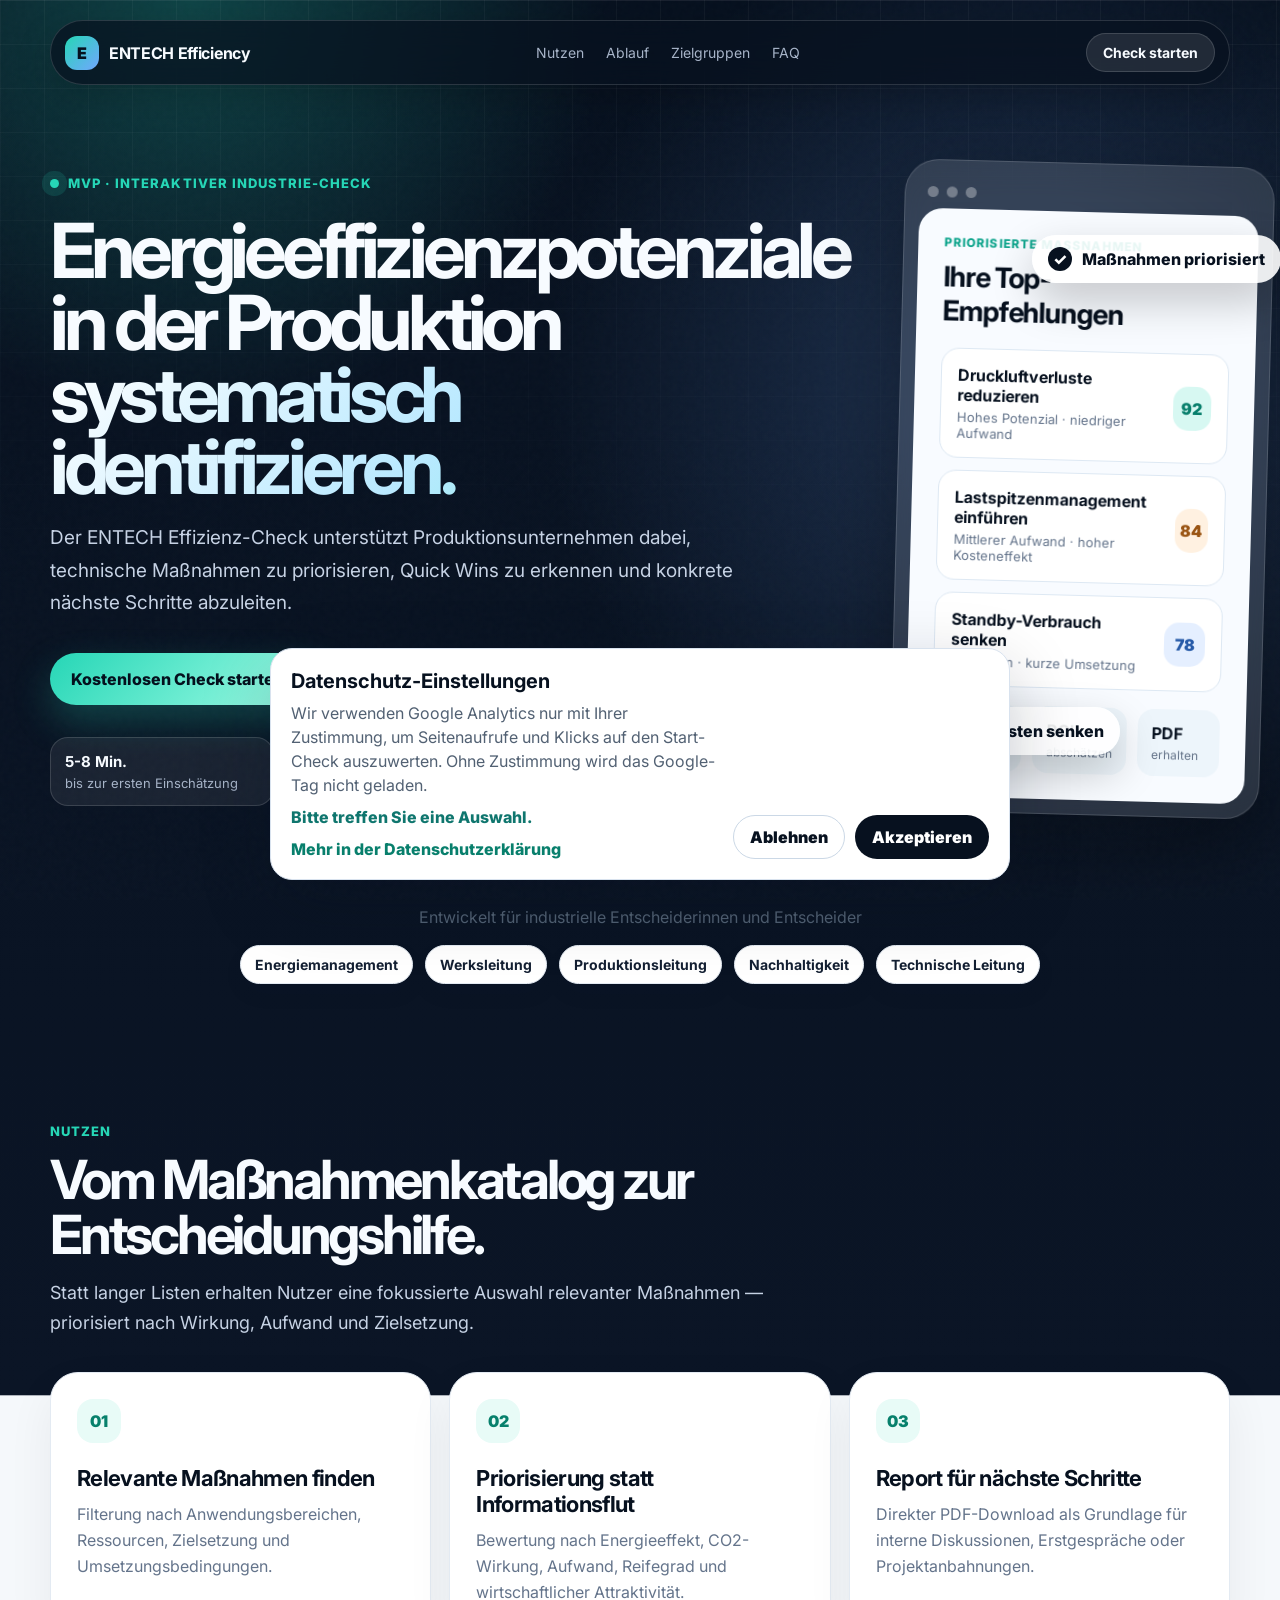
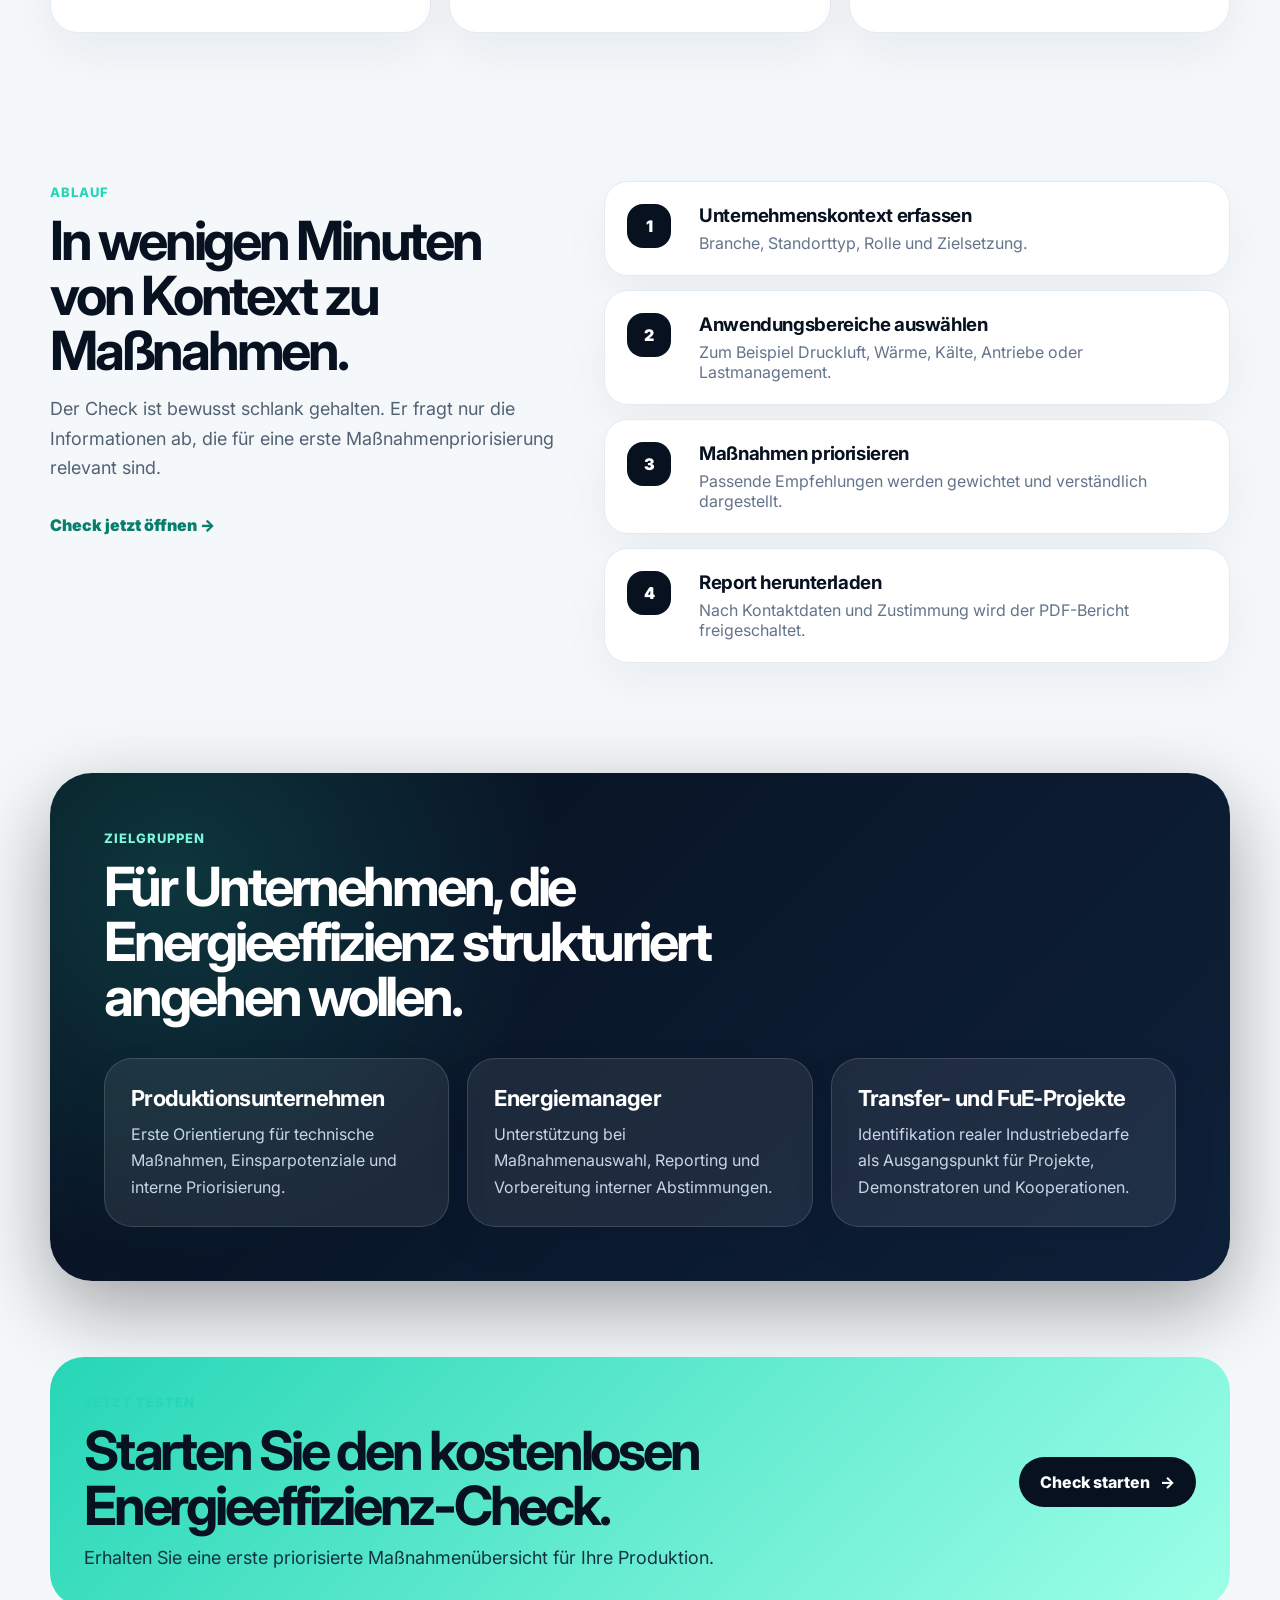
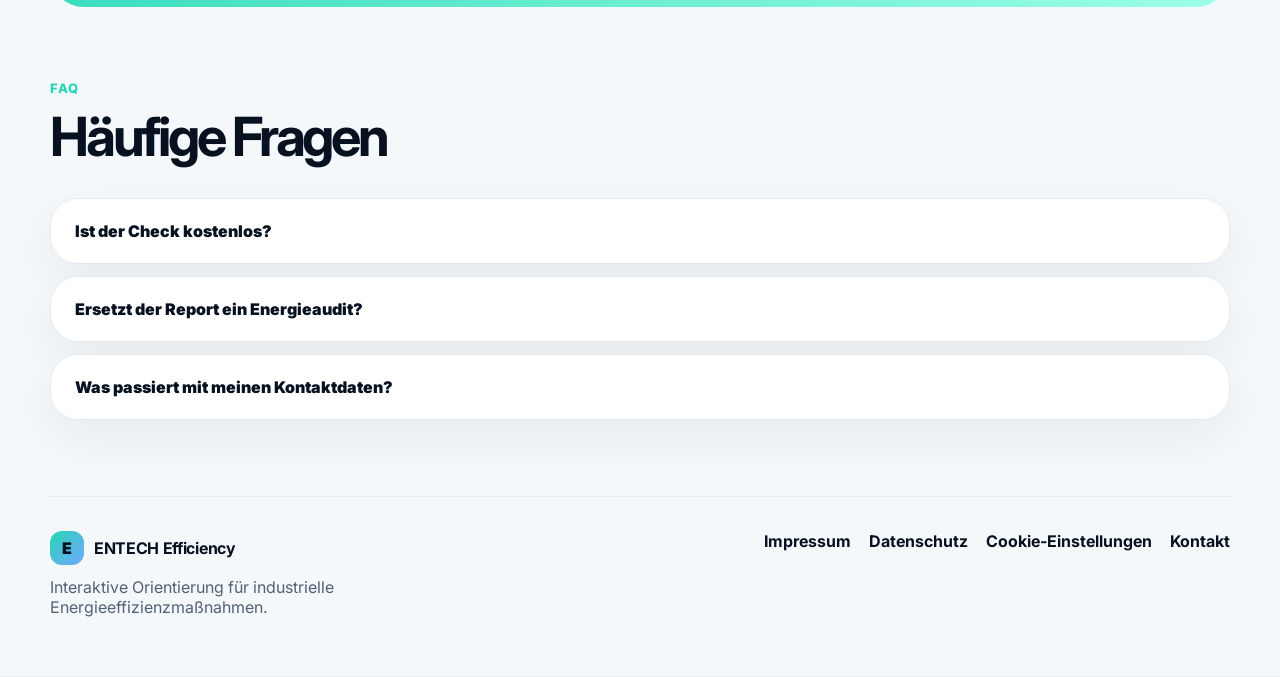
<file: index.html>
<!doctype html>
<html lang="de">
<head>
  <meta charset="utf-8" />
  <meta name="viewport" content="width=device-width, initial-scale=1" />
  <title>ENTECH Effizienz-Check | Energieeffizienzpotenziale in der Produktion identifizieren</title>
  <meta name="description" content="Interaktiver Energieeffizienz-Check für Produktionsunternehmen: Maßnahmen priorisieren, Einsparpotenziale erkennen und PDF-Report erhalten." />
  <meta name="theme-color" content="#07111f" />
  <meta property="og:title" content="ENTECH Effizienz-Check" />
  <meta property="og:description" content="Priorisieren Sie technische Energieeffizienzmaßnahmen für Ihre Produktion in wenigen Minuten." />
  <meta property="og:type" content="website" />
  <link rel="preconnect" href="https://fonts.googleapis.com">
  <link rel="preconnect" href="https://fonts.gstatic.com" crossorigin>
  <link href="https://fonts.googleapis.com/css2?family=Inter:wght@400;500;600;700;800&display=swap" rel="stylesheet">
  <link rel="stylesheet" href="styles.css" />
  <link rel="stylesheet" href="mobile.css" />
</head>
<body>
  <div class="bg-grid"></div><div class="noise"></div>
  <header class="site-header">
    <a href="#" class="brand"><span class="brand-mark">E</span><span class="brand-text">ENTECH <strong>Efficiency</strong></span></a>
    <nav class="nav"><a href="#nutzen">Nutzen</a><a href="#ablauf">Ablauf</a><a href="#zielgruppen">Zielgruppen</a><a href="#faq">FAQ</a></nav>
    <a class="header-cta" href="https://loadprofile-analyzer.streamlit.app" target="_blank" rel="noopener">Check starten</a>
  </header>
  <main>
    <section class="hero">
      <div class="hero-content">
        <div class="eyebrow"><span class="pulse"></span>MVP · Interaktiver Industrie-Check</div>
        <h1>Energieeffizienzpotenziale in der Produktion <span>systematisch identifizieren.</span></h1>
        <p class="hero-copy">Der ENTECH Effizienz-Check unterstützt Produktionsunternehmen dabei, technische Maßnahmen zu priorisieren, Quick Wins zu erkennen und konkrete nächste Schritte abzuleiten.</p>
        <div class="hero-actions">
          <a class="primary-btn" href="https://loadprofile-analyzer.streamlit.app" target="_blank" rel="noopener">Kostenlosen Check starten <span>→</span></a>
          <a class="secondary-btn" href="#demo">Beispiel ansehen</a>
        </div>
        <div class="trust-row">
          <div><strong>5-8 Min.</strong><span>bis zur ersten Einschätzung</span></div>
          <div><strong>PDF-Report</strong><span>direkt herunterladbar</span></div>
          <div><strong>Industriefokus</strong><span>Produktion, Energie, CO2</span></div>
        </div>
      </div>
      <div class="hero-visual" id="demo">
        <div class="app-window"><div class="window-bar"><span></span><span></span><span></span></div>
          <div class="app-card"><div class="app-kicker">Priorisierte Maßnahmen</div><h3>Ihre Top-Empfehlungen</h3>
            <div class="measure-card high"><div><strong>Druckluftverluste reduzieren</strong><p>Hohes Potenzial · niedriger Aufwand</p></div><span>92</span></div>
            <div class="measure-card medium"><div><strong>Lastspitzenmanagement einführen</strong><p>Mittlerer Aufwand · hoher Kosteneffekt</p></div><span>84</span></div>
            <div class="measure-card low"><div><strong>Standby-Verbrauch senken</strong><p>Quick Win · kurze Umsetzung</p></div><span>78</span></div>
            <div class="mini-metrics"><div><b>CO2</b><span>reduzieren</span></div><div><b>ROI</b><span>abschätzen</span></div><div><b>PDF</b><span>erhalten</span></div></div>
          </div></div>
        <div class="floating-card floating-1"><span>↓</span>Energiekosten senken</div><div class="floating-card floating-2"><span>✓</span>Maßnahmen priorisiert</div>
      </div>
    </section>
    <section class="logos"><p>Entwickelt für industrielle Entscheiderinnen und Entscheider</p><div class="role-strip"><span>Energiemanagement</span><span>Werksleitung</span><span>Produktionsleitung</span><span>Nachhaltigkeit</span><span>Technische Leitung</span></div></section>
    <section class="section" id="nutzen"><div class="section-heading"><span class="section-label">Nutzen</span><h2>Vom Maßnahmenkatalog zur Entscheidungshilfe.</h2><p>Statt langer Listen erhalten Nutzer eine fokussierte Auswahl relevanter Maßnahmen — priorisiert nach Wirkung, Aufwand und Zielsetzung.</p></div>
      <div class="benefit-grid"><article class="benefit-card"><div class="icon">01</div><h3>Relevante Maßnahmen finden</h3><p>Filterung nach Anwendungsbereichen, Ressourcen, Zielsetzung und Umsetzungsbedingungen.</p></article><article class="benefit-card"><div class="icon">02</div><h3>Priorisierung statt Informationsflut</h3><p>Bewertung nach Energieeffekt, CO2-Wirkung, Aufwand, Reifegrad und wirtschaftlicher Attraktivität.</p></article><article class="benefit-card"><div class="icon">03</div><h3>Report für nächste Schritte</h3><p>Direkter PDF-Download als Grundlage für interne Diskussionen, Erstgespräche oder Projektanbahnungen.</p></article></div>
    </section>
    <section class="split-section" id="ablauf"><div class="split-copy"><span class="section-label">Ablauf</span><h2>In wenigen Minuten von Kontext zu Maßnahmen.</h2><p>Der Check ist bewusst schlank gehalten. Er fragt nur die Informationen ab, die für eine erste Maßnahmenpriorisierung relevant sind.</p><a class="inline-link" href="https://loadprofile-analyzer.streamlit.app" target="_blank" rel="noopener">Check jetzt öffnen →</a></div>
      <div class="steps"><div class="step"><span>1</span><div><h3>Unternehmenskontext erfassen</h3><p>Branche, Standorttyp, Rolle und Zielsetzung.</p></div></div><div class="step"><span>2</span><div><h3>Anwendungsbereiche auswählen</h3><p>Zum Beispiel Druckluft, Wärme, Kälte, Antriebe oder Lastmanagement.</p></div></div><div class="step"><span>3</span><div><h3>Maßnahmen priorisieren</h3><p>Passende Empfehlungen werden gewichtet und verständlich dargestellt.</p></div></div><div class="step"><span>4</span><div><h3>Report herunterladen</h3><p>Nach Kontaktdaten und Zustimmung wird der PDF-Bericht freigeschaltet.</p></div></div></div>
    </section>
    <section class="section dark-section" id="zielgruppen"><div class="section-heading"><span class="section-label light">Zielgruppen</span><h2>Für Unternehmen, die Energieeffizienz strukturiert angehen wollen.</h2></div><div class="persona-grid"><article><h3>Produktionsunternehmen</h3><p>Erste Orientierung für technische Maßnahmen, Einsparpotenziale und interne Priorisierung.</p></article><article><h3>Energiemanager</h3><p>Unterstützung bei Maßnahmenauswahl, Reporting und Vorbereitung interner Abstimmungen.</p></article><article><h3>Transfer- und FuE-Projekte</h3><p>Identifikation realer Industriebedarfe als Ausgangspunkt für Projekte, Demonstratoren und Kooperationen.</p></article></div></section>
    <section class="cta-band"><div><span class="section-label">Jetzt testen</span><h2>Starten Sie den kostenlosen Energieeffizienz-Check.</h2><p>Erhalten Sie eine erste priorisierte Maßnahmenübersicht für Ihre Produktion.</p></div><a class="primary-btn light-btn" href="https://loadprofile-analyzer.streamlit.app" target="_blank" rel="noopener">Check starten <span>→</span></a></section>
    <section class="section faq" id="faq"><div class="section-heading"><span class="section-label">FAQ</span><h2>Häufige Fragen</h2></div><div class="faq-list"><details><summary>Ist der Check kostenlos?</summary><p>Ja, der aktuelle MVP ist kostenlos nutzbar. Ziel ist es, den Nutzen und die Relevanz der Maßnahmenempfehlungen zu validieren.</p></details><details><summary>Ersetzt der Report ein Energieaudit?</summary><p>Nein. Der Report dient als erste Orientierung und ersetzt keine detaillierte technische Prüfung oder Energieauditierung.</p></details><details><summary>Was passiert mit meinen Kontaktdaten?</summary><p>Die Daten werden genutzt, um den Report freizuschalten und die Nachfrage nach Energieeffizienzmaßnahmen auszuwerten. Eine Weitergabe erfolgt nur nach ausdrücklicher Zustimmung.</p></details></div></section>
  </main>
  <footer class="footer"><div><a href="#" class="brand footer-brand"><span class="brand-mark">E</span><span class="brand-text">ENTECH <strong>Efficiency</strong></span></a><p>Interaktive Orientierung für industrielle Energieeffizienzmaßnahmen.</p></div><div class="footer-links"><a href="impressum.html">Impressum</a><a href="datenschutz.html">Datenschutz</a><button type="button" class="footer-consent" data-open-consent>Cookie-Einstellungen</button><a href="mailto:kontakt@example.com">Kontakt</a></div></footer>
  <script src="script.js"></script>
</body>
</html>
</file>
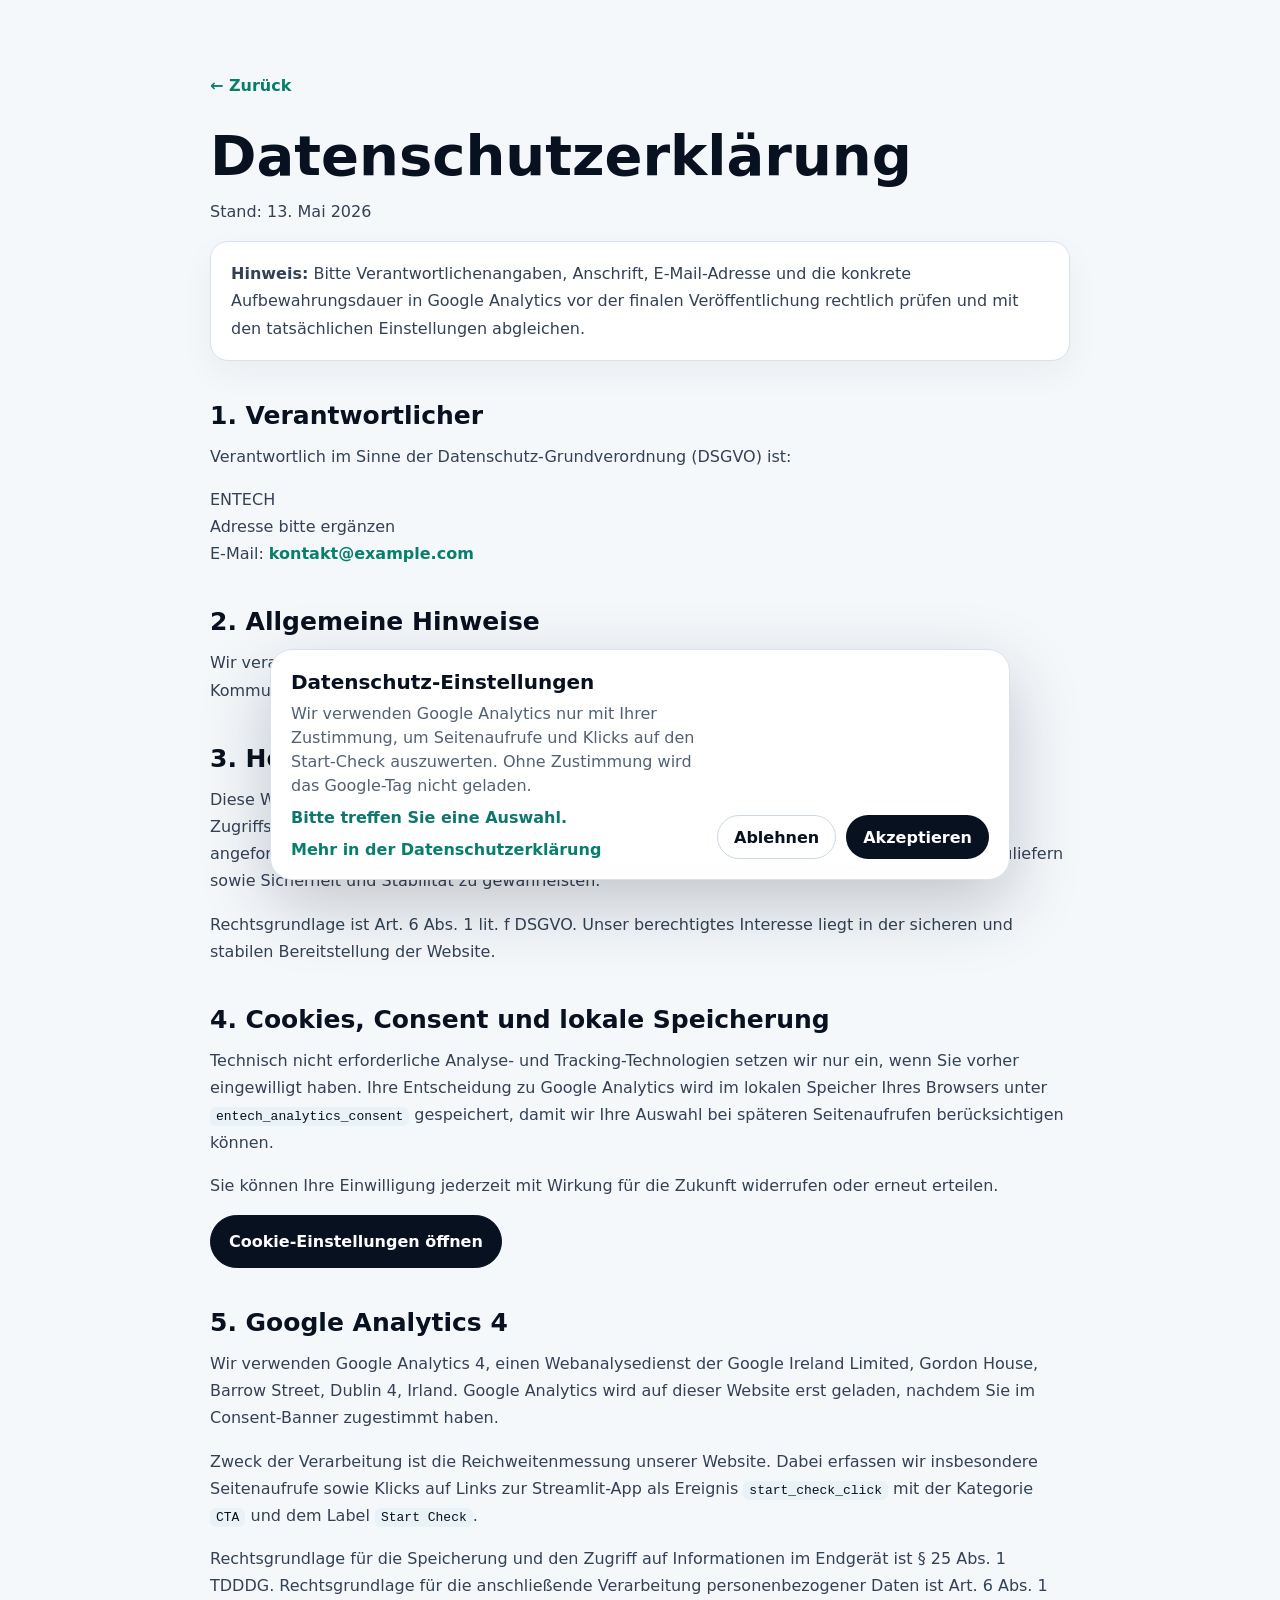
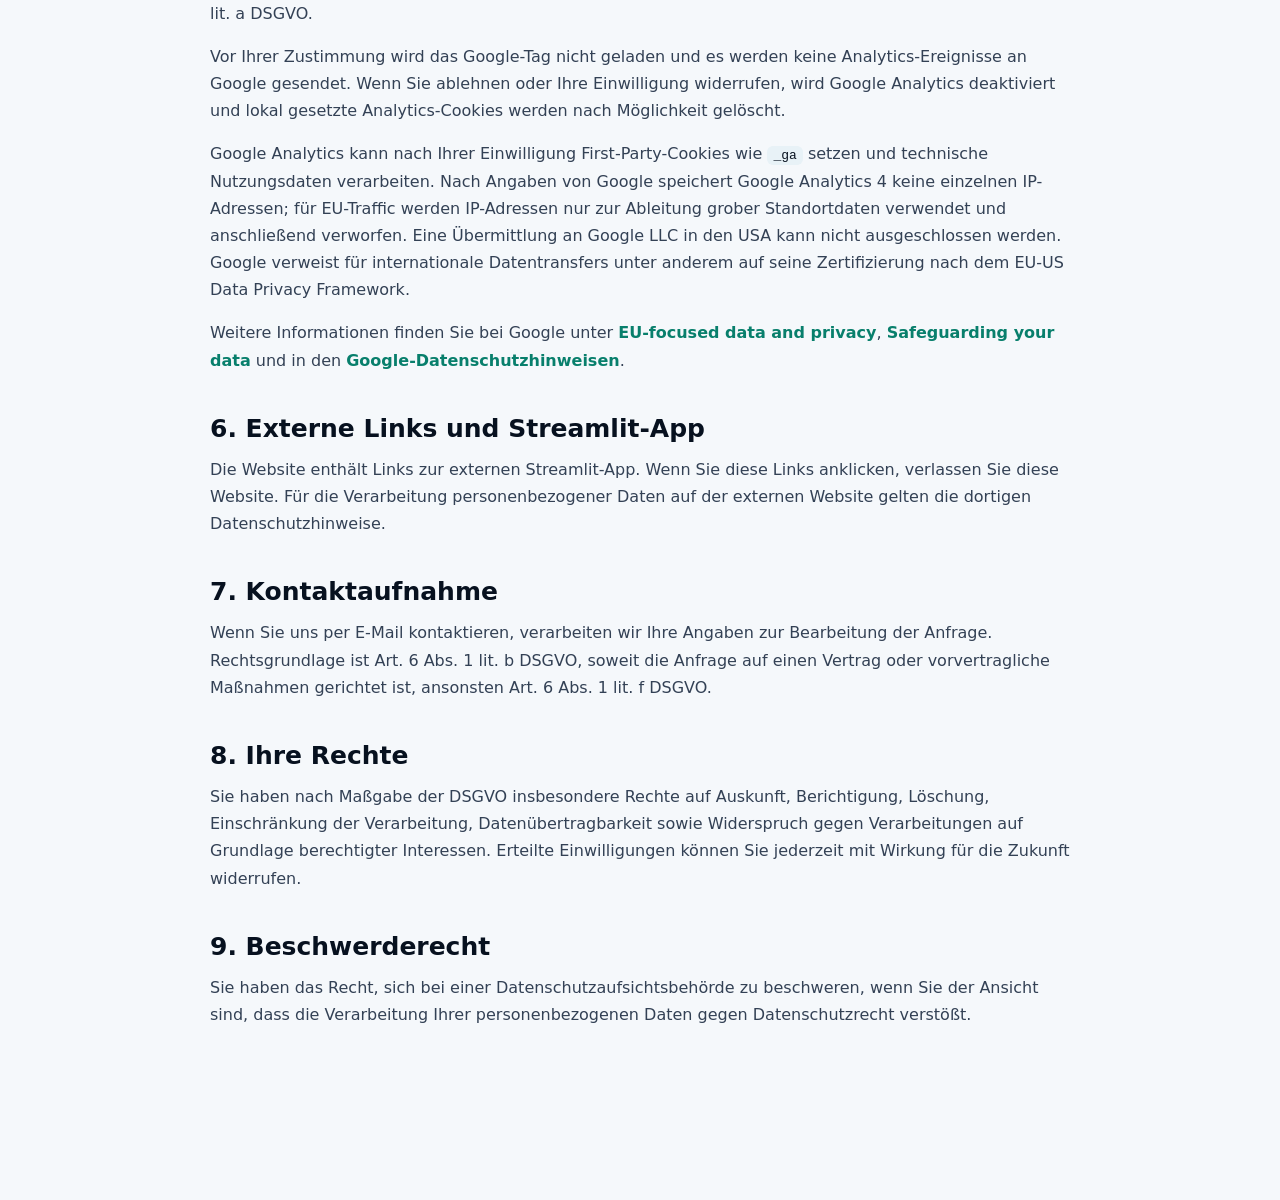
<file: datenschutz.html>
<!doctype html>
<html lang="de">
<head>
  <meta charset="utf-8" />
  <meta name="viewport" content="width=device-width, initial-scale=1" />
  <title>Datenschutz | ENTECH Efficiency</title>
  <link rel="stylesheet" href="styles.css" />
  <link rel="stylesheet" href="mobile.css" />
  <style>
    body{background:#f5f8fb;color:#07111f}
    .legal{max-width:900px;margin:72px auto;padding:0 20px 84px;line-height:1.7}
    .legal>a{display:inline-flex;margin-bottom:28px;color:#087f6c;font-weight:800}
    .legal h1{font-size:clamp(34px,6vw,56px);line-height:1.05;letter-spacing:0;margin-bottom:12px;color:#07111f}
    .legal h2{font-size:25px;line-height:1.2;letter-spacing:0;margin:40px 0 12px;color:#07111f}
    .legal p,.legal li{color:#334155}
    .legal a{color:#087f6c;font-weight:800}
    .legal-note{padding:18px 20px;border:1px solid #d8e2ee;border-radius:18px;background:#fff;box-shadow:0 12px 32px rgba(15,23,42,.05)}
    .legal-actions{margin-top:16px}
    .legal-button{appearance:none;border:1px solid #07111f;border-radius:999px;background:#07111f;color:#fff;padding:12px 18px;font:inherit;font-weight:900;cursor:pointer}
    code{padding:2px 6px;border-radius:6px;background:#e8f2f7;color:#07111f}
  </style>
</head>
<body>
  <main class="legal">
    <a href="index.html">&larr; Zur&uuml;ck</a>
    <h1>Datenschutzerkl&auml;rung</h1>
    <p>Stand: 13. Mai 2026</p>
    <p class="legal-note"><strong>Hinweis:</strong> Bitte Verantwortlichenangaben, Anschrift, E-Mail-Adresse und die konkrete Aufbewahrungsdauer in Google Analytics vor der finalen Ver&ouml;ffentlichung rechtlich pr&uuml;fen und mit den tats&auml;chlichen Einstellungen abgleichen.</p>

    <section>
      <h2>1. Verantwortlicher</h2>
      <p>Verantwortlich im Sinne der Datenschutz-Grundverordnung (DSGVO) ist:</p>
      <p>ENTECH<br>Adresse bitte erg&auml;nzen<br>E-Mail: <a href="mailto:kontakt@example.com">kontakt@example.com</a></p>
    </section>

    <section>
      <h2>2. Allgemeine Hinweise</h2>
      <p>Wir verarbeiten personenbezogene Daten nur, soweit dies zur Bereitstellung dieser Website, zur Kommunikation mit uns oder nach Ihrer Einwilligung zur Reichweitenmessung erforderlich ist.</p>
    </section>

    <section>
      <h2>3. Hosting und technische Bereitstellung</h2>
      <p>Diese Website wird als statische Website bereitgestellt. Beim Aufruf der Website k&ouml;nnen technische Zugriffsdaten wie IP-Adresse, Zeitpunkt des Zugriffs, Browsertyp, Betriebssystem, Referrer-URL und angeforderte Dateien verarbeitet werden. Diese Verarbeitung ist erforderlich, um die Website auszuliefern sowie Sicherheit und Stabilit&auml;t zu gew&auml;hrleisten.</p>
      <p>Rechtsgrundlage ist Art. 6 Abs. 1 lit. f DSGVO. Unser berechtigtes Interesse liegt in der sicheren und stabilen Bereitstellung der Website.</p>
    </section>

    <section id="cookies">
      <h2>4. Cookies, Consent und lokale Speicherung</h2>
      <p>Technisch nicht erforderliche Analyse- und Tracking-Technologien setzen wir nur ein, wenn Sie vorher eingewilligt haben. Ihre Entscheidung zu Google Analytics wird im lokalen Speicher Ihres Browsers unter <code>entech_analytics_consent</code> gespeichert, damit wir Ihre Auswahl bei sp&auml;teren Seitenaufrufen ber&uuml;cksichtigen k&ouml;nnen.</p>
      <p>Sie k&ouml;nnen Ihre Einwilligung jederzeit mit Wirkung f&uuml;r die Zukunft widerrufen oder erneut erteilen.</p>
      <div class="legal-actions"><button type="button" class="legal-button" data-open-consent>Cookie-Einstellungen &ouml;ffnen</button></div>
    </section>

    <section id="google-analytics">
      <h2>5. Google Analytics 4</h2>
      <p>Wir verwenden Google Analytics 4, einen Webanalysedienst der Google Ireland Limited, Gordon House, Barrow Street, Dublin 4, Irland. Google Analytics wird auf dieser Website erst geladen, nachdem Sie im Consent-Banner zugestimmt haben.</p>
      <p>Zweck der Verarbeitung ist die Reichweitenmessung unserer Website. Dabei erfassen wir insbesondere Seitenaufrufe sowie Klicks auf Links zur Streamlit-App als Ereignis <code>start_check_click</code> mit der Kategorie <code>CTA</code> und dem Label <code>Start Check</code>.</p>
      <p>Rechtsgrundlage f&uuml;r die Speicherung und den Zugriff auf Informationen im Endger&auml;t ist &sect; 25 Abs. 1 TDDDG. Rechtsgrundlage f&uuml;r die anschlie&szlig;ende Verarbeitung personenbezogener Daten ist Art. 6 Abs. 1 lit. a DSGVO.</p>
      <p>Vor Ihrer Zustimmung wird das Google-Tag nicht geladen und es werden keine Analytics-Ereignisse an Google gesendet. Wenn Sie ablehnen oder Ihre Einwilligung widerrufen, wird Google Analytics deaktiviert und lokal gesetzte Analytics-Cookies werden nach M&ouml;glichkeit gel&ouml;scht.</p>
      <p>Google Analytics kann nach Ihrer Einwilligung First-Party-Cookies wie <code>_ga</code> setzen und technische Nutzungsdaten verarbeiten. Nach Angaben von Google speichert Google Analytics 4 keine einzelnen IP-Adressen; f&uuml;r EU-Traffic werden IP-Adressen nur zur Ableitung grober Standortdaten verwendet und anschlie&szlig;end verworfen. Eine &Uuml;bermittlung an Google LLC in den USA kann nicht ausgeschlossen werden. Google verweist f&uuml;r internationale Datentransfers unter anderem auf seine Zertifizierung nach dem EU-US Data Privacy Framework.</p>
      <p>Weitere Informationen finden Sie bei Google unter <a href="https://support.google.com/analytics/answer/12017362" target="_blank" rel="noopener">EU-focused data and privacy</a>, <a href="https://support.google.com/analytics/answer/6004245" target="_blank" rel="noopener">Safeguarding your data</a> und in den <a href="https://policies.google.com/privacy" target="_blank" rel="noopener">Google-Datenschutzhinweisen</a>.</p>
    </section>

    <section>
      <h2>6. Externe Links und Streamlit-App</h2>
      <p>Die Website enth&auml;lt Links zur externen Streamlit-App. Wenn Sie diese Links anklicken, verlassen Sie diese Website. F&uuml;r die Verarbeitung personenbezogener Daten auf der externen Website gelten die dortigen Datenschutzhinweise.</p>
    </section>

    <section>
      <h2>7. Kontaktaufnahme</h2>
      <p>Wenn Sie uns per E-Mail kontaktieren, verarbeiten wir Ihre Angaben zur Bearbeitung der Anfrage. Rechtsgrundlage ist Art. 6 Abs. 1 lit. b DSGVO, soweit die Anfrage auf einen Vertrag oder vorvertragliche Ma&szlig;nahmen gerichtet ist, ansonsten Art. 6 Abs. 1 lit. f DSGVO.</p>
    </section>

    <section>
      <h2>8. Ihre Rechte</h2>
      <p>Sie haben nach Ma&szlig;gabe der DSGVO insbesondere Rechte auf Auskunft, Berichtigung, L&ouml;schung, Einschr&auml;nkung der Verarbeitung, Daten&uuml;bertragbarkeit sowie Widerspruch gegen Verarbeitungen auf Grundlage berechtigter Interessen. Erteilte Einwilligungen k&ouml;nnen Sie jederzeit mit Wirkung f&uuml;r die Zukunft widerrufen.</p>
    </section>

    <section>
      <h2>9. Beschwerderecht</h2>
      <p>Sie haben das Recht, sich bei einer Datenschutzaufsichtsbeh&ouml;rde zu beschweren, wenn Sie der Ansicht sind, dass die Verarbeitung Ihrer personenbezogenen Daten gegen Datenschutzrecht verst&ouml;&szlig;t.</p>
    </section>
  </main>
  <script src="script.js"></script>
</body>
</html>
</file>
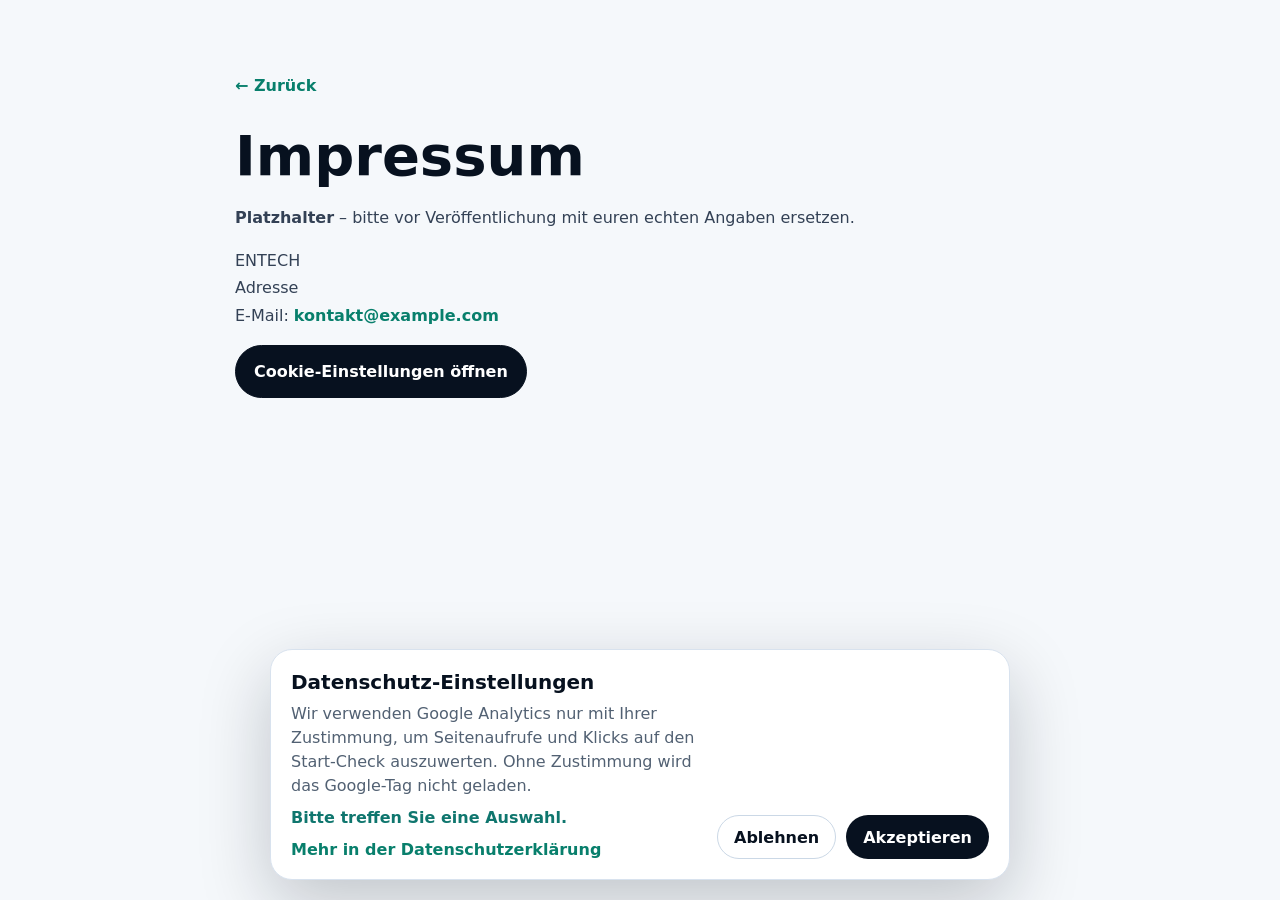
<file: impressum.html>
<!doctype html>
<html lang="de">
<head>
  <meta charset="utf-8" />
  <meta name="viewport" content="width=device-width, initial-scale=1" />
  <title>Impressum | ENTECH Efficiency</title>
  <link rel="stylesheet" href="styles.css" />
  <link rel="stylesheet" href="mobile.css" />
  <style>
    body{background:#f5f8fb;color:#07111f}
    .legal{max-width:850px;margin:72px auto;padding:0 20px 84px;line-height:1.7}
    .legal>a{display:inline-flex;margin-bottom:28px;color:#087f6c;font-weight:800}
    .legal h1{font-size:clamp(34px,6vw,56px);line-height:1.05;letter-spacing:0;margin-bottom:18px;color:#07111f}
    .legal p{color:#334155}
    .legal a{color:#087f6c;font-weight:800}
    .legal-button{appearance:none;border:1px solid #07111f;border-radius:999px;background:#07111f;color:#fff;padding:12px 18px;font:inherit;font-weight:900;cursor:pointer}
  </style>
</head>
<body>
  <main class="legal">
    <a href="index.html">&larr; Zur&uuml;ck</a>
    <h1>Impressum</h1>
    <p><strong>Platzhalter</strong> &ndash; bitte vor Ver&ouml;ffentlichung mit euren echten Angaben ersetzen.</p>
    <p>ENTECH<br>Adresse<br>E-Mail: <a href="mailto:kontakt@example.com">kontakt@example.com</a></p>
    <p><button type="button" class="legal-button" data-open-consent>Cookie-Einstellungen &ouml;ffnen</button></p>
  </main>
  <script src="script.js"></script>
</body>
</html>
</file>
<file: styles.css>
#nutzen .section-heading h2{color:var(--text)}#nutzen .section-heading p{color:#c6d2e4}
.footer-consent{appearance:none;border:0;background:none;padding:0;color:#07111f;font:inherit;font-weight:700;cursor:pointer}.footer-consent:hover{text-decoration:underline}.consent-banner{position:fixed;left:50%;bottom:20px;z-index:80;width:min(740px,calc(100% - 32px));transform:translateX(-50%);display:grid;grid-template-columns:1fr auto;gap:18px;align-items:end;padding:20px;border:1px solid #d8e2ee;border-radius:22px;background:#fff;color:#07111f;box-shadow:0 24px 70px rgba(7,17,31,.22)}.consent-banner[hidden]{display:none}.consent-copy h2{margin:0 0 8px;font-size:20px;line-height:1.2;letter-spacing:0;color:#07111f}.consent-copy p{margin:0;color:#526173;line-height:1.5}.consent-copy .consent-status{margin-top:8px;font-weight:800;color:#0f766e}.consent-copy a{display:inline-flex;margin-top:10px;color:#087f6c;font-weight:800}.consent-actions{display:flex;gap:10px;flex-wrap:wrap;justify-content:flex-end}.consent-btn{min-height:44px;padding:11px 16px;border-radius:999px;border:1px solid #cbd8e6;font:inherit;font-weight:900;cursor:pointer;transition:transform .2s ease,background .2s ease}.consent-btn:hover{transform:translateY(-1px)}.consent-btn-secondary{background:#fff;color:#07111f}.consent-btn-primary{border-color:transparent;background:#07111f;color:#fff}@media(max-width:720px){.consent-banner{grid-template-columns:1fr;align-items:stretch;bottom:12px;width:calc(100% - 24px);padding:18px;border-radius:18px}.consent-actions{display:grid;grid-template-columns:1fr 1fr}.consent-btn{width:100%}}
:root{--bg:#07111f;--card-border:rgba(255,255,255,.14);--text:#f7fbff;--muted:#a7b4c8;--dark:#07111f;--teal:#26d6b6;--teal-dark:#10a58d;--blue:#71a7ff;--shadow:0 28px 80px rgba(0,0,0,.35);--radius:28px;--max:1180px}*{box-sizing:border-box}html{scroll-behavior:smooth}body{margin:0;font-family:Inter,system-ui,-apple-system,BlinkMacSystemFont,"Segoe UI",sans-serif;background:radial-gradient(circle at 15% 0%,rgba(38,214,182,.26),transparent 26rem),radial-gradient(circle at 80% 10%,rgba(113,167,255,.22),transparent 30rem),linear-gradient(180deg,#07111f 0%,#0b1526 36%,#f5f8fb 36%,#f5f8fb 100%);color:var(--text);overflow-x:hidden}a{color:inherit;text-decoration:none}.bg-grid{position:fixed;inset:0;pointer-events:none;background-image:linear-gradient(rgba(255,255,255,.04) 1px,transparent 1px),linear-gradient(90deg,rgba(255,255,255,.04) 1px,transparent 1px);background-size:44px 44px;mask-image:linear-gradient(to bottom,black,transparent 72%);z-index:-2}.noise{position:fixed;inset:0;pointer-events:none;opacity:.035;background-image:url("data:image/svg+xml,%3Csvg viewBox='0 0 200 200' xmlns='http://www.w3.org/2000/svg'%3E%3Cfilter id='n'%3E%3CfeTurbulence type='fractalNoise' baseFrequency='.8' numOctaves='3' stitchTiles='stitch'/%3E%3C/filter%3E%3Crect width='200' height='200' filter='url(%23n)' opacity='.55'/%3E%3C/svg%3E");z-index:-1}.site-header{width:min(var(--max),calc(100% - 36px));margin:20px auto 0;padding:12px 14px;border:1px solid var(--card-border);border-radius:999px;background:rgba(7,17,31,.72);backdrop-filter:blur(18px);display:flex;align-items:center;justify-content:space-between;position:sticky;top:14px;z-index:20;box-shadow:0 12px 36px rgba(0,0,0,.18)}.brand{display:inline-flex;align-items:center;gap:10px;font-weight:700}.brand-mark{width:34px;height:34px;border-radius:12px;display:grid;place-items:center;background:linear-gradient(135deg,var(--teal),var(--blue));color:#06111f;font-weight:900}.brand-text{letter-spacing:-.02em}.nav{display:flex;gap:22px;color:var(--muted);font-size:14px}.nav a:hover{color:var(--text)}.header-cta,.primary-btn,.secondary-btn,.inline-link{transition:transform .2s ease,opacity .2s ease,background .2s ease}.header-cta{padding:10px 16px;background:rgba(255,255,255,.1);border:1px solid var(--card-border);border-radius:999px;font-weight:700;font-size:14px}.header-cta:hover,.primary-btn:hover,.secondary-btn:hover{transform:translateY(-2px)}.hero{width:min(var(--max),calc(100% - 36px));margin:78px auto 84px;display:grid;grid-template-columns:1.05fr .95fr;gap:48px;align-items:center}.eyebrow,.section-label{display:inline-flex;align-items:center;gap:9px;color:var(--teal);font-size:13px;font-weight:800;letter-spacing:.08em;text-transform:uppercase}.pulse{width:9px;height:9px;background:var(--teal);border-radius:50%;box-shadow:0 0 0 8px rgba(38,214,182,.14)}h1,h2,h3,p{margin-top:0}.hero h1{margin:22px 0 20px;font-size:clamp(44px,7vw,76px);line-height:.95;letter-spacing:-.07em}.hero h1 span{display:block;background:linear-gradient(135deg,#fff,#b9e9ff 50%,#69f3d7);-webkit-background-clip:text;color:transparent}.hero-copy{max-width:690px;color:#c6d2e4;font-size:19px;line-height:1.7}.hero-actions{display:flex;gap:14px;flex-wrap:wrap;margin:34px 0 32px}.primary-btn,.secondary-btn{display:inline-flex;align-items:center;gap:10px;padding:15px 21px;border-radius:999px;font-weight:800}.primary-btn{color:#04101d;background:linear-gradient(135deg,var(--teal),#a8ffe9);box-shadow:0 16px 38px rgba(38,214,182,.25)}.secondary-btn{border:1px solid var(--card-border);color:var(--text);background:rgba(255,255,255,.08)}.trust-row{display:grid;grid-template-columns:repeat(3,1fr);gap:14px;max-width:700px}.trust-row div{padding:14px;border:1px solid var(--card-border);background:rgba(255,255,255,.07);border-radius:18px}.trust-row strong{display:block;font-size:15px}.trust-row span{display:block;color:var(--muted);font-size:13px;margin-top:4px}.hero-visual{position:relative}.app-window{background:rgba(255,255,255,.12);border:1px solid var(--card-border);border-radius:34px;padding:14px;box-shadow:var(--shadow);backdrop-filter:blur(18px);transform:rotate(1.5deg)}.window-bar{height:34px;display:flex;align-items:center;gap:8px;padding-left:8px}.window-bar span{width:11px;height:11px;border-radius:50%;background:rgba(255,255,255,.32)}.app-card{border-radius:24px;background:#f8fbff;color:#07111f;padding:26px}.app-kicker{color:var(--teal-dark);font-weight:800;text-transform:uppercase;font-size:12px;letter-spacing:.09em;margin-bottom:10px}.app-card h3{font-size:28px;letter-spacing:-.04em;margin-bottom:20px}.measure-card{display:flex;justify-content:space-between;align-items:center;gap:18px;padding:16px;border-radius:18px;margin-bottom:12px;border:1px solid #dde8f3;background:white}.measure-card strong{display:block}.measure-card p{color:#64748b;font-size:13px;margin:4px 0 0}.measure-card>span{width:44px;height:44px;border-radius:15px;display:grid;place-items:center;font-weight:900}.measure-card.high>span{background:rgba(38,214,182,.18);color:#087f6c}.measure-card.medium>span{background:rgba(255,184,107,.20);color:#9a5514}.measure-card.low>span{background:rgba(113,167,255,.18);color:#265aa8}.mini-metrics{display:grid;grid-template-columns:repeat(3,1fr);gap:11px;margin-top:18px}.mini-metrics div{padding:14px;background:#edf5fb;border-radius:16px}.mini-metrics b,.mini-metrics span{display:block}.mini-metrics span{color:#66758a;font-size:12px;margin-top:4px}.floating-card{position:absolute;background:rgba(255,255,255,.9);color:#07111f;border-radius:999px;padding:12px 16px;display:inline-flex;align-items:center;gap:10px;font-weight:800;box-shadow:0 18px 44px rgba(0,0,0,.22)}.floating-card span{width:24px;height:24px;border-radius:50%;display:grid;place-items:center;background:#07111f;color:white}.floating-1{left:-20px;bottom:60px}.floating-2{right:-14px;top:72px}.logos,.section,.split-section,.cta-band,.footer{width:min(var(--max),calc(100% - 36px));margin-left:auto;margin-right:auto}.logos{color:#526173;text-align:center;padding:8px 0 60px}.role-strip{display:flex;justify-content:center;gap:12px;flex-wrap:wrap;margin-top:18px}.role-strip span{padding:10px 14px;border-radius:999px;background:white;border:1px solid #e3eaf2;box-shadow:0 10px 24px rgba(15,23,42,.04);color:#142033;font-weight:700;font-size:14px}.section{color:var(--dark);padding:76px 0}.section-heading{max-width:760px;margin-bottom:34px}.section-heading h2,.split-copy h2,.cta-band h2{color:var(--dark);font-size:clamp(34px,5vw,54px);line-height:1.02;letter-spacing:-.06em;margin:12px 0 16px}.section-heading p,.split-copy p,.cta-band p{color:#526173;font-size:18px;line-height:1.65}.benefit-grid{display:grid;grid-template-columns:repeat(3,1fr);gap:18px}.benefit-card,.persona-grid article,.faq details{background:white;border:1px solid #e3eaf2;border-radius:var(--radius);padding:26px;box-shadow:0 18px 48px rgba(15,23,42,.06)}.icon{width:44px;height:44px;border-radius:16px;display:grid;place-items:center;background:#e8fbf7;color:#07806c;font-weight:900;margin-bottom:22px}.benefit-card h3,.persona-grid h3{font-size:22px;letter-spacing:-.03em;margin-bottom:10px}.benefit-card p,.persona-grid p,.faq p{color:#64748b;line-height:1.65;margin-bottom:0}.split-section{display:grid;grid-template-columns:.9fr 1.1fr;gap:42px;align-items:start;padding:72px 0 90px;color:var(--dark)}.split-copy{position:sticky;top:120px}.inline-link{display:inline-flex;margin-top:14px;color:#087f6c;font-weight:900}.steps{display:grid;gap:14px}.step{display:grid;grid-template-columns:54px 1fr;gap:18px;padding:22px;border-radius:24px;background:white;border:1px solid #e3eaf2;box-shadow:0 18px 48px rgba(15,23,42,.05)}.step span{width:44px;height:44px;border-radius:16px;display:grid;place-items:center;background:#07111f;color:white;font-weight:900}.step h3{margin-bottom:6px;letter-spacing:-.02em}.step p{color:#64748b;margin-bottom:0}.dark-section{background:radial-gradient(circle at 10% 20%,rgba(38,214,182,.18),transparent 24rem),linear-gradient(135deg,#07111f,#0e2039);color:white;border-radius:42px;padding:54px;margin-top:20px;margin-bottom:76px;box-shadow:var(--shadow)}.dark-section .section-heading h2,.dark-section .section-heading p{color:white}.section-label.light{color:#7cf5dc}.persona-grid{display:grid;grid-template-columns:repeat(3,1fr);gap:18px}.persona-grid article{background:rgba(255,255,255,.08);border-color:rgba(255,255,255,.14)}.persona-grid p{color:#c8d5e7}.cta-band{margin-bottom:70px;padding:34px;border-radius:34px;background:linear-gradient(135deg,#26d6b6,#9effe8);color:#07111f;display:flex;align-items:center;justify-content:space-between;gap:28px}.cta-band h2{margin-bottom:10px}.cta-band p{margin-bottom:0;color:#143344}.light-btn{background:#07111f;color:white;box-shadow:none;flex-shrink:0}.faq{padding-top:0}.faq-list{display:grid;gap:12px}.faq details{padding:0;overflow:hidden}.faq summary{cursor:pointer;padding:22px 24px;font-weight:900;list-style:none}.faq summary::-webkit-details-marker{display:none}.faq details p{padding:0 24px 24px}.footer{color:#526173;padding:34px 0 44px;display:flex;justify-content:space-between;gap:28px;align-items:flex-start;border-top:1px solid #e3eaf2}.footer .brand-text{color:#07111f}.footer p{margin-top:12px;max-width:420px}.footer-links{display:flex;gap:18px;flex-wrap:wrap;color:#07111f;font-weight:700}@media(max-width:960px){.nav{display:none}.hero,.split-section{grid-template-columns:1fr}.hero{margin-top:54px}.split-copy{position:static}.benefit-grid,.persona-grid{grid-template-columns:1fr}.trust-row{grid-template-columns:1fr}.cta-band,.footer{flex-direction:column;align-items:flex-start}.floating-card{display:none}}@media(max-width:620px){.site-header{border-radius:24px}.header-cta{display:none}.hero{width:min(var(--max),calc(100% - 24px))}.hero-actions{flex-direction:column}.primary-btn,.secondary-btn{justify-content:center;width:100%}.dark-section{padding:28px;border-radius:28px}.mini-metrics{grid-template-columns:1fr}}
</file>
<file: mobile.css>
@media (max-width: 760px) {
  :root {
    --radius: 22px;
  }

  .site-header {
    width: calc(100% - 24px);
    top: 10px;
    padding: 10px 12px;
  }

  .brand-text {
    font-size: 14px;
    letter-spacing: 0;
  }

  .logos,
  .section,
  .split-section,
  .cta-band,
  .footer {
    width: calc(100% - 24px);
  }

  .hero {
    width: calc(100% - 24px);
    margin: 44px auto 52px;
    gap: 28px;
  }

  .hero-content,
  .hero-visual,
  .section-heading,
  .split-copy,
  .step,
  .benefit-card,
  .persona-grid article,
  .faq details,
  .cta-band {
    min-width: 0;
  }

  .eyebrow,
  .section-label {
    font-size: 12px;
    letter-spacing: 0;
  }

  .hero h1 {
    font-size: clamp(34px, 11vw, 48px);
    line-height: 1.05;
    letter-spacing: 0;
    margin: 18px 0 16px;
  }

  .hero-copy {
    font-size: 16px;
    line-height: 1.55;
  }

  .hero-actions {
    gap: 10px;
    margin: 26px 0 24px;
  }

  .primary-btn,
  .secondary-btn {
    min-height: 48px;
    padding: 13px 16px;
    text-align: center;
    white-space: normal;
  }

  .trust-row {
    gap: 10px;
  }

  .trust-row div {
    padding: 13px;
    border-radius: 16px;
  }

  .hero-visual {
    overflow: hidden;
    padding: 2px;
  }

  .app-window {
    transform: none;
    border-radius: 24px;
    padding: 10px;
  }

  .window-bar {
    height: 24px;
  }

  .app-card {
    border-radius: 18px;
    padding: 18px;
  }

  .app-card h3 {
    font-size: 22px;
    line-height: 1.12;
    letter-spacing: 0;
    margin-bottom: 16px;
  }

  .measure-card {
    align-items: flex-start;
    gap: 12px;
    padding: 13px;
    border-radius: 14px;
  }

  .measure-card div {
    min-width: 0;
  }

  .measure-card strong,
  .measure-card p,
  .step h3,
  .benefit-card h3,
  .persona-grid h3 {
    overflow-wrap: anywhere;
  }

  .measure-card p {
    font-size: 12px;
    line-height: 1.35;
  }

  .measure-card > span {
    width: 38px;
    height: 38px;
    flex: 0 0 38px;
    border-radius: 13px;
    font-size: 14px;
  }

  .mini-metrics {
    gap: 10px;
    margin-top: 14px;
  }

  .mini-metrics div {
    padding: 12px;
    border-radius: 14px;
  }

  .logos {
    padding: 0 0 44px;
  }

  .role-strip {
    gap: 9px;
  }

  .role-strip span {
    padding: 9px 11px;
    font-size: 13px;
  }

  .section {
    padding: 52px 0;
  }

  .section-heading {
    margin-bottom: 24px;
  }

  .section-heading h2,
  .split-copy h2,
  .cta-band h2 {
    font-size: clamp(28px, 9vw, 36px);
    line-height: 1.12;
    letter-spacing: 0;
  }

  .section-heading p,
  .split-copy p,
  .cta-band p {
    font-size: 16px;
    line-height: 1.55;
  }

  .benefit-grid,
  .persona-grid {
    gap: 12px;
  }

  .benefit-card,
  .persona-grid article,
  .faq details {
    padding: 20px;
    border-radius: 20px;
  }

  .benefit-card h3,
  .persona-grid h3 {
    font-size: 19px;
    line-height: 1.2;
    letter-spacing: 0;
  }

  .split-section {
    padding: 48px 0 64px;
    gap: 24px;
  }

  .step {
    grid-template-columns: 42px 1fr;
    gap: 14px;
    padding: 18px;
    border-radius: 20px;
  }

  .step span {
    width: 40px;
    height: 40px;
    border-radius: 14px;
  }

  .step h3 {
    font-size: 18px;
    line-height: 1.2;
    letter-spacing: 0;
  }

  .dark-section {
    width: calc(100% - 24px);
    padding: 24px 18px;
    border-radius: 24px;
    margin-top: 8px;
    margin-bottom: 54px;
  }

  .cta-band {
    padding: 24px;
    border-radius: 24px;
    margin-bottom: 56px;
  }

  .light-btn {
    width: 100%;
  }

  .faq {
    padding-top: 0;
  }

  .faq summary {
    padding: 18px 20px;
    line-height: 1.3;
  }

  .faq details p {
    padding: 0 20px 20px;
  }

  .footer {
    padding: 28px 0 36px;
  }
}

@media (max-width: 380px) {
  .site-header {
    width: calc(100% - 18px);
    padding: 9px 10px;
  }

  .brand {
    gap: 8px;
  }

  .brand-mark {
    width: 31px;
    height: 31px;
    border-radius: 10px;
  }

  .brand-text strong {
    display: none;
  }

  .hero,
  .logos,
  .section,
  .split-section,
  .cta-band,
  .footer,
  .dark-section {
    width: calc(100% - 18px);
  }

  .hero h1 {
    font-size: 31px;
  }

  .app-card {
    padding: 14px;
  }

  .measure-card {
    gap: 10px;
    padding: 12px;
  }

  .measure-card > span {
    width: 34px;
    height: 34px;
    flex-basis: 34px;
    border-radius: 11px;
  }

  .step {
    grid-template-columns: 1fr;
  }
}
</file>
